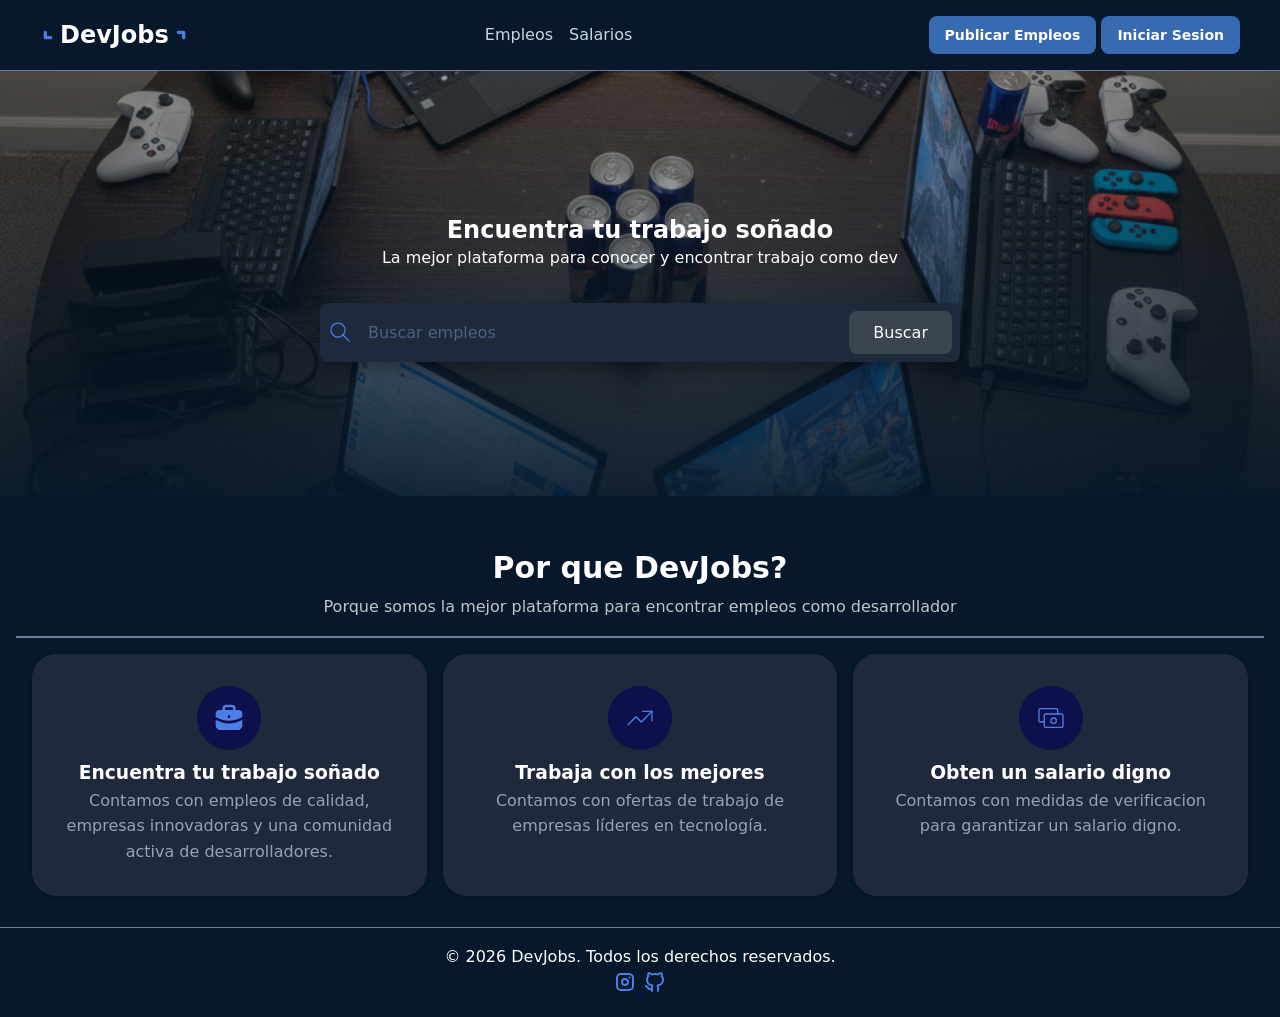
<file: index.html>
<!DOCTYPE html>
<html lang="es">

<head>
    <meta charset="UTF-8">
    <meta name="viewport" content="width=device-width, initial-scale=1.0">
    <title>DevJobs</title>
    <meta name="theme-color" content="#081d4d">
    <meta property="og:title" content="DevJobs - Encuentra tu trabajo soñado">
    <meta property="og:description" content="La mejor plataforma para encontrar empleos como desarrollador">
    <meta property="og:image" content="./fondo.png">
    <meta property="og:url" content="https://devjobs.com">
    <meta name="twitter:card" content="summary_large_image">
    <meta name="twitter:title" content="DevJobs - Encuentra tu trabajo soñado">
    <meta name="twitter:description" content="La mejor plataforma para encontrar empleos como desarrollador">
    <meta name="twitter:image" content="./fondo.png">

    <link rel="alternate" href="https://devjobs.com/es" hreflang="es-COL" />
    <link rel="icon" type="image/png" href="./logo.png">
    <link rel="canonical" href="https://devjobs.com" />
    <link rel="stylesheet" href="./estilos.css">
</head>

<body>
    <header>

        <h1>
            <svg xmlns="http://www.w3.org/2000/svg" width="24" height="24" viewBox="0 0 24 24" fill="none"
                stroke="#4b7fe7" stroke-width="5" stroke-linecap="round" stroke-linejoin="round"
                class="icon icon-tabler icons-tabler-outline icon-tabler-chevron-down-left">
                <path stroke="none" d="M0 0h24v24H0z" fill="none" />
                <path d="M8 8v8h8" />
            </svg>
            DevJobs
            <svg xmlns="http://www.w3.org/2000/svg" width="24" height="24" viewBox="0 0 24 24" fill="none"
                stroke="#4b7fe7" stroke-width="5" stroke-linecap="round" stroke-linejoin="round"
                class="icon icon-tabler icons-tabler-outline icon-tabler-chevron-up-right">
                <path stroke="none" d="M0 0h24v24H0z" fill="none" />
                <path d="M8 8h8v8" />
            </svg>
        </h1>

        <nav>
            <a href="busqueda.html" target="_self">Empleos</a>
            <a href="" target="_self">Salarios</a>
        </nav>
        <div>
            <a href="">Publicar Empleos</a>
            <a href="iniciosesion.html">Iniciar Sesion</a>
        </div>
    </header>
    <main>
        <section>
            <img src=" ./fondo.png" alt="coworking background made with gemini" width="170" />
            <h1>Encuentra tu trabajo soñado</h1>
            <p>La mejor plataforma para conocer y encontrar trabajo como dev</p>
            <form role="search">
                <div> <svg xmlns="http://www.w3.org/2000/svg" width="24" height="24" viewBox="0 0 24 24" fill="none"
                        stroke="#4b7fe7" stroke-width="1.25" stroke-linecap="round" stroke-linejoin="round"
                        class="icon icon-tabler icons-tabler-outline icon-tabler-search">
                        <path stroke="none" d="M0 0h24v24H0z" fill="none" />
                        <path d="M3 10a7 7 0 1 0 14 0a7 7 0 1 0 -14 0" />
                        <path d="M21 21l-6 -6" />
                    </svg>
                    <input required type="text" placeholder="Buscar empleos" />
                    <button type="submit">Buscar</button>
                </div>
            </form>
        </section>

        <section>
            <header>
                <h2>Por que DevJobs?</h2>
                <p>Porque somos la mejor plataforma para encontrar empleos como desarrollador</p>
            </header>
            <footer>
                <article>
                    <svg xmlns="http://www.w3.org/2000/svg" width="24" height="24" viewBox="0 0 24 24" fill="#4b7fe7"
                        class="icon icon-tabler icons-tabler-filled icon-tabler-briefcase">
                        <path stroke="none" d="M0 0h24v24H0z" fill="none" />
                        <path
                            d="M22 13.478v4.522a3 3 0 0 1 -3 3h-14a3 3 0 0 1 -3 -3v-4.522l.553 .277a20.999 20.999 0 0 0 18.897 -.002l.55 -.275zm-8 -11.478a3 3 0 0 1 3 3v1h2a3 3 0 0 1 3 3v2.242l-1.447 .724a19.002 19.002 0 0 1 -16.726 .186l-.647 -.32l-1.18 -.59v-2.242a3 3 0 0 1 3 -3h2v-1a3 3 0 0 1 3 -3h4zm-2 8a1 1 0 0 0 -1 1a1 1 0 1 0 2 .01c0 -.562 -.448 -1.01 -1 -1.01zm2 -6h-4a1 1 0 0 0 -1 1v1h6v-1a1 1 0 0 0 -1 -1z" />
                    </svg>
                    <h3>Encuentra tu trabajo soñado</h3>
                    <p>Contamos con empleos de calidad, empresas innovadoras y una comunidad activa de desarrolladores.
                    </p>
                </article>

                <article>
                    <svg xmlns="http://www.w3.org/2000/svg" width="24" height="24" viewBox="0 0 24 24" fill="none"
                        stroke="#4b7fe7" stroke-width="1" stroke-linecap="round" stroke-linejoin="round"
                        class="icon icon-tabler icons-tabler-outline icon-tabler-trending-up">
                        <path stroke="none" d="M0 0h24v24H0z" fill="none" />
                        <path d="M3 17l6 -6l4 4l8 -8" />
                        <path d="M14 7l7 0l0 7" />
                    </svg>
                    <h3>Trabaja con los mejores</h3>
                    <p>Contamos con ofertas de trabajo de empresas líderes en tecnología.</p>
                </article>

                <article>
                    <svg xmlns="http://www.w3.org/2000/svg" width="24" height="24" viewBox="0 0 24 24" fill="none"
                        stroke="#4b7fe7" stroke-width="1" stroke-linecap="round" stroke-linejoin="round"
                        class="icon icon-tabler icons-tabler-outline icon-tabler-cash">
                        <path stroke="none" d="M0 0h24v24H0z" fill="none" />
                        <path d="M7 15h-3a1 1 0 0 1 -1 -1v-8a1 1 0 0 1 1 -1h12a1 1 0 0 1 1 1v3" />
                        <path d="M7 10a1 1 0 0 1 1 -1h12a1 1 0 0 1 1 1v8a1 1 0 0 1 -1 1h-12a1 1 0 0 1 -1 -1l0 -8" />
                        <path d="M12 14a2 2 0 1 0 4 0a2 2 0 0 0 -4 0" />
                    </svg>
                    <h3>Obten un salario digno</h3>
                    <p>Contamos con medidas de verificacion para garantizar un salario digno.</p>
                </article>
            </footer>
        </section>
    </main>

    <footer>
        <p>&copy; 2026 DevJobs. Todos los derechos reservados.</p>

        <a href="https://www.instagram.com/yeid3r/"> <svg xmlns="http://www.w3.org/2000/svg" width="24" height="24"
                viewBox="0 0 24 24" fill="none" stroke="#4b7fe7" stroke-width="2" stroke-linecap="round"
                stroke-linejoin="round" class="icon icon-tabler icons-tabler-outline icon-tabler-brand-instagram">
                <path stroke="none" d="M0 0h24v24H0z" fill="none" />
                <path d="M4 8a4 4 0 0 1 4 -4h8a4 4 0 0 1 4 4v8a4 4 0 0 1 -4 4h-8a4 4 0 0 1 -4 -4l0 -8" />
                <path d="M9 12a3 3 0 1 0 6 0a3 3 0 0 0 -6 0" />
                <path d="M16.5 7.5v.01" />
            </svg> </a>
        <a href="https://github.com/ch0p1" class="href"><svg xmlns="http://www.w3.org/2000/svg" width="24" height="24" viewBox="0 0 24 24" fill="none" stroke="#4b7fe7" stroke-width="2" stroke-linecap="round" stroke-linejoin="round" class="icon icon-tabler icons-tabler-outline icon-tabler-brand-github"><path stroke="none" d="M0 0h24v24H0z" fill="none"/><path d="M9 19c-4.3 1.4 -4.3 -2.5 -6 -3m12 5v-3.5c0 -1 .1 -1.4 -.5 -2c2.8 -.3 5.5 -1.4 5.5 -6a4.6 4.6 0 0 0 -1.3 -3.2a4.2 4.2 0 0 0 -.1 -3.2s-1.1 -.3 -3.5 1.3a12.3 12.3 0 0 0 -6.2 0c-2.4 -1.6 -3.5 -1.3 -3.5 -1.3a4.2 4.2 0 0 0 -.1 3.2a4.6 4.6 0 0 0 -1.3 3.2c0 4.6 2.7 5.7 5.5 6c-.6 .6 -.6 1.2 -.5 2v3.5" /></svg></a>
    </footer>
</body>

</html>
</file>
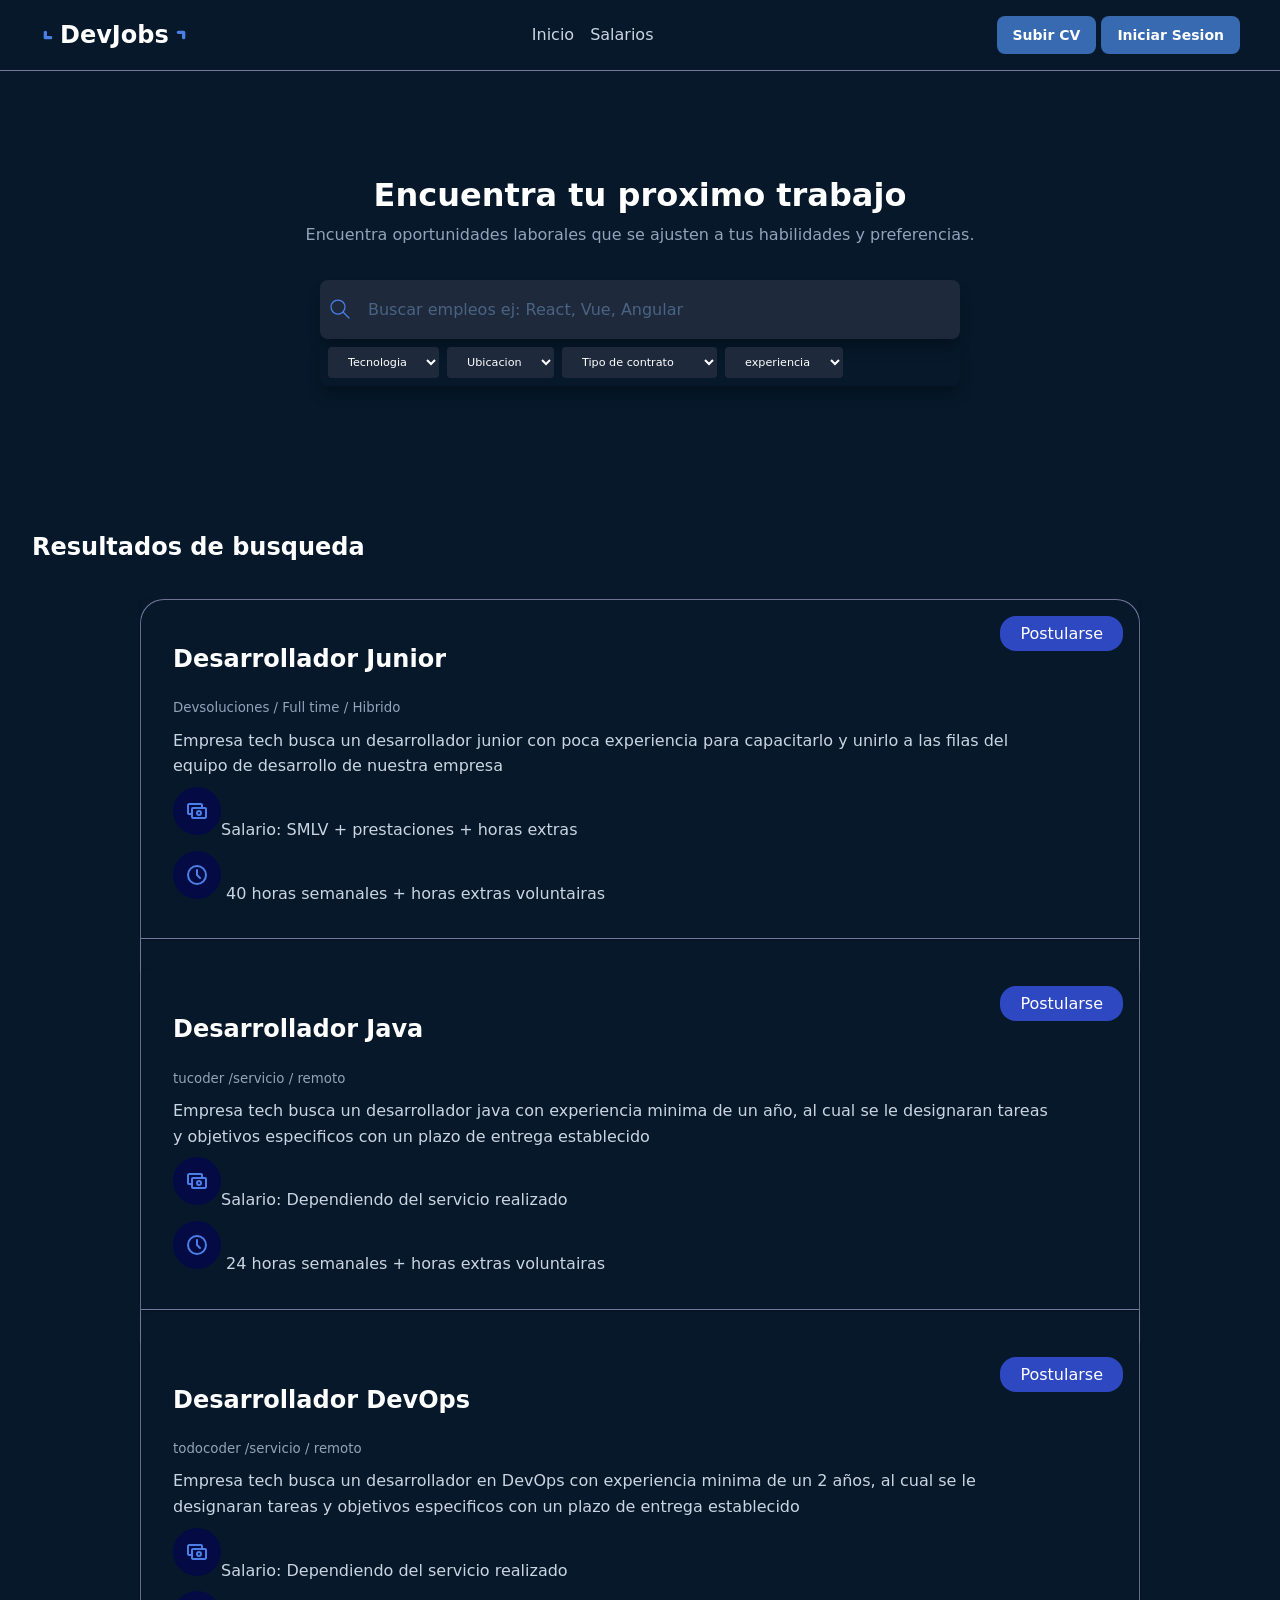
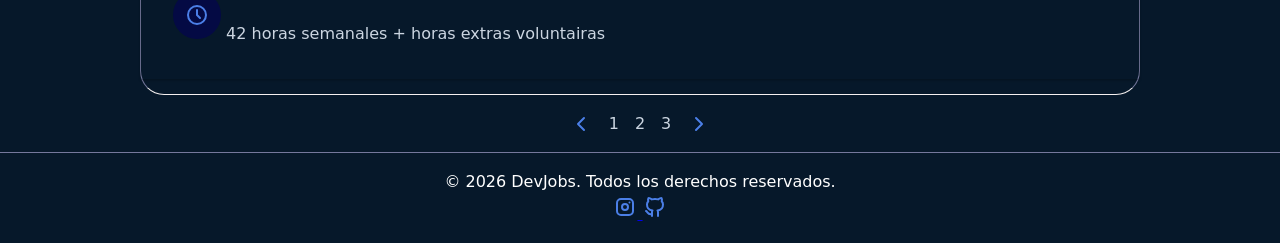
<file: busqueda.html>
<!DOCTYPE html>
<html lang="en">

<head>
    <meta charset="UTF-8">
    <meta name="viewport" content="width=device-width, initial-scale=1.0">
    <title>DevJobs-Empleos</title>
    <meta name="theme-color" content="#081d4d">
    <meta property="og:title" content="DevJobs - Encuentra tu trabajo soñado">
    <meta property="og:description" content="La mejor plataforma para encontrar empleos como desarrollador">
    <meta property="og:image" content="./fondo.png">
    <meta property="og:url" content="https://devjobs.com">
    <meta name="twitter:card" content="summary_large_image">
    <meta name="twitter:title" content="DevJobs - Encuentra tu trabajo soñado">
    <meta name="twitter:description" content="La mejor plataforma para encontrar empleos como desarrollador">
    <meta name="twitter:image" content="./fondo.png">
    <link rel="stylesheet" href="./estilos.css">
    <link rel="alternate" href="https://devjobs.com/es" hreflang="es-COL" />
    <link rel="icon" type="image/png" href="./logo.png">
    <link rel="canonical" href="https://devjobs.com" />
    <script type="module" src="./interaccion.js"></script>

<body>
    <header>
        <h1>
            <svg xmlns="http://www.w3.org/2000/svg" width="24" height="24" viewBox="0 0 24 24" fill="none"
                stroke="#4b7fe7" stroke-width="5" stroke-linecap="round" stroke-linejoin="round"
                class="icon icon-tabler icons-tabler-outline icon-tabler-chevron-down-left">
                <path stroke="none" d="M0 0h24v24H0z" fill="none" />
                <path d="M8 8v8h8" />
            </svg>
            DevJobs
            <svg xmlns="http://www.w3.org/2000/svg" width="24" height="24" viewBox="0 0 24 24" fill="none"
                stroke="#4b7fe7" stroke-width="5" stroke-linecap="round" stroke-linejoin="round"
                class="icon icon-tabler icons-tabler-outline icon-tabler-chevron-up-right">
                <path stroke="none" d="M0 0h24v24H0z" fill="none" />
                <path d="M8 8h8v8" />
            </svg>
        </h1>
        <nav>
            <a href="index.html" target="_self">Inicio</a>
            <a href="" target="_self">Salarios</a>
        </nav>
        <div>
            <a href="">Subir CV</a>
            <a href="iniciosesion.html">Iniciar Sesion</a>
        </div>
    </header>
    <main>
        <section class="job-search">
            <h1>Encuentra tu proximo trabajo</h1>
            <p>Encuentra oportunidades laborales que se ajusten a tus habilidades y preferencias.</p>
            <form role="search">
                <div>
                    <svg xmlns="http://www.w3.org/2000/svg" width="24" height="24" viewBox="0 0 24 24" fill="none"
                        stroke="#4b7fe7" stroke-width="1.25" stroke-linecap="round" stroke-linejoin="round"
                        class="icon icon-tabler icons-tabler-outline icon-tabler-search">
                        <path stroke="none" d="M0 0h24v24H0z" fill="none" />
                        <path d="M3 10a7 7 0 1 0 14 0a7 7 0 1 0 -14 0" />
                        <path d="M21 21l-6 -6" />
                    </svg>
                    <input required type="text" placeholder="Buscar empleos ej: React, Vue, Angular" />
                </div>

                <div class="filters">
                    <select name="Tecnologia" id="filtro-tecnologia">
                        <option value="">Tecnologia</option>
                        <option value="css">css</option>
                        <option value="html">html</option>
                        <option value="javascript">javascript</option>
                    </select>
                    <select name="Ubicacion" id="filtro-ubicacion">
                        <option value="">Ubicacion</option>
                        <option value="Cali">Cali</option>
                        <option value="Medellin">Medellin</option>
                        <option value="Bogota">Bogota</option>
                        <option value="Remoto">Remoto</option>
                    </select>
                    <select name="Tipo de contrato" id="filtro-tipocontrato">
                        <option value="">Tipo de contrato</option>
                        <option value="servicio">servicio</option>
                        <option value="termino definido">termino definido</option>
                        <option value="termino indefinido">termino indefinido</option>
                    </select>
                    <select name="Nivel de experiencia" id="filtro-experiencia">
                        <option value="">experiencia</option>
                        <option value="bajo">1-2 años</option>
                        <option value="medio">3-5 años</option>
                        <option value="alto">+5 años</option>
                    </select>
                </div>
            </form>
        </section>
        <h2 id="busqueda"> Resultados de busqueda </h2>
        <section class="Resultados">

            <article>
                <div class="resultos-trabajo" id="oferta1">
                    <h2>Desarrollador Junior</h2>
                    <small> Devsoluciones / Full time / Hibrido</small>

                    <p> Empresa tech busca un desarrollador junior con poca experiencia para capacitarlo y
                        unirlo
                        a
                        las
                        filas del equipo de desarrollo de nuestra empresa</p>
                    <p><svg xmlns="http://www.w3.org/2000/svg" width="24" height="24" viewBox="0 0 24 24" fill="none"
                            stroke="#4b7fe7" stroke-width="2" stroke-linecap="round" stroke-linejoin="round"
                            class="icon icon-tabler icons-tabler-outline icon-tabler-cash">
                            <path stroke="none" d="M0 0h24v24H0z" fill="none" />
                            <path d="M7 15h-3a1 1 0 0 1 -1 -1v-8a1 1 0 0 1 1 -1h12a1 1 0 0 1 1 1v3" />
                            <path d="M7 10a1 1 0 0 1 1 -1h12a1 1 0 0 1 1 1v8a1 1 0 0 1 -1 1h-12a1 1 0 0 1 -1 -1l0 -8" />
                            <path d="M12 14a2 2 0 1 0 4 0a2 2 0 0 0 -4 0" />
                        </svg>Salario: SMLV + prestaciones + horas extras</p>
                    <p><svg xmlns="http://www.w3.org/2000/svg" width="24" height="24" viewBox="0 0 24 24" fill="none"
                            stroke="#4b7fe7" stroke-width="2" stroke-linecap="round" stroke-linejoin="round"
                            class="icon icon-tabler icons-tabler-outline icon-tabler-clock">
                            <path stroke="none" d="M0 0h24v24H0z" fill="none" />
                            <path d="M3 12a9 9 0 1 0 18 0a9 9 0 0 0 -18 0" />
                            <path d="M12 7v5l3 3" />
                        </svg> 40 horas semanales + horas extras voluntairas</p>
                    <button class="button-apply-job" id="job-1">Postularse</button>
                </div>

            </article>

            <article>
                <div class="resultos-trabajo" id="oferta2">
                    <h2>Desarrollador Java</h2>
                    <small>tucoder /servicio / remoto</small>
                    <p> Empresa tech busca un desarrollador java con experiencia minima de un año, al cual se le
                        designaran
                        tareas y objetivos especificos con un plazo de entrega establecido</p>
                    <p><svg xmlns="http://www.w3.org/2000/svg" width="24" height="24" viewBox="0 0 24 24" fill="none"
                            stroke="#4b7fe7" stroke-width="2" stroke-linecap="round" stroke-linejoin="round"
                            class="icon icon-tabler icons-tabler-outline icon-tabler-cash">
                            <path stroke="none" d="M0 0h24v24H0z" fill="none" />
                            <path d="M7 15h-3a1 1 0 0 1 -1 -1v-8a1 1 0 0 1 1 -1h12a1 1 0 0 1 1 1v3" />
                            <path d="M7 10a1 1 0 0 1 1 -1h12a1 1 0 0 1 1 1v8a1 1 0 0 1 -1 1h-12a1 1 0 0 1 -1 -1l0 -8" />
                            <path d="M12 14a2 2 0 1 0 4 0a2 2 0 0 0 -4 0" />
                        </svg>Salario: Dependiendo del servicio realizado</p>
                    <p><svg xmlns="http://www.w3.org/2000/svg" width="24" height="24" viewBox="0 0 24 24" fill="none"
                            stroke="#4b7fe7" stroke-width="2" stroke-linecap="round" stroke-linejoin="round"
                            class="icon icon-tabler icons-tabler-outline icon-tabler-clock">
                            <path stroke="none" d="M0 0h24v24H0z" fill="none" />
                            <path d="M3 12a9 9 0 1 0 18 0a9 9 0 0 0 -18 0" />
                            <path d="M12 7v5l3 3" />
                        </svg> 24 horas semanales + horas extras voluntairas</p>
                    <button class="button-apply-job">Postularse</button>
                </div>

            </article>
            <article>
                <div class="resultos-trabajo" id="oferta3">
                    <h2>Desarrollador DevOps</h2>
                    <small>todocoder /servicio / remoto</small>
                    <p> Empresa tech busca un desarrollador en DevOps con experiencia minima de un 2 años, al cual se le
                        designaran
                        tareas y objetivos especificos con un plazo de entrega establecido</p>
                    <p><svg xmlns="http://www.w3.org/2000/svg" width="24" height="24" viewBox="0 0 24 24" fill="none"
                            stroke="#4b7fe7" stroke-width="2" stroke-linecap="round" stroke-linejoin="round"
                            class="icon icon-tabler icons-tabler-outline icon-tabler-cash">
                            <path stroke="none" d="M0 0h24v24H0z" fill="none" />
                            <path d="M7 15h-3a1 1 0 0 1 -1 -1v-8a1 1 0 0 1 1 -1h12a1 1 0 0 1 1 1v3" />
                            <path d="M7 10a1 1 0 0 1 1 -1h12a1 1 0 0 1 1 1v8a1 1 0 0 1 -1 1h-12a1 1 0 0 1 -1 -1l0 -8" />
                            <path d="M12 14a2 2 0 1 0 4 0a2 2 0 0 0 -4 0" />
                        </svg>Salario: Dependiendo del servicio realizado</p>
                    <p><svg xmlns="http://www.w3.org/2000/svg" width="24" height="24" viewBox="0 0 24 24" fill="none"
                            stroke="#4b7fe7" stroke-width="2" stroke-linecap="round" stroke-linejoin="round"
                            class="icon icon-tabler icons-tabler-outline icon-tabler-clock">
                            <path stroke="none" d="M0 0h24v24H0z" fill="none" />
                            <path d="M3 12a9 9 0 1 0 18 0a9 9 0 0 0 -18 0" />
                            <path d="M12 7v5l3 3" />
                        </svg> 42 horas semanales + horas extras voluntairas</p>
                    <button class="button-apply-job">Postularse</button>
                </div>
            </article>
        </section>
        <nav class="pestañas">

            <a href="#"><svg xmlns="http://www.w3.org/2000/svg" width="24" height="24" viewBox="0 0 24 24" fill="none"
                    stroke="#4b7fe7" stroke-width="2" stroke-linecap="round" stroke-linejoin="round"
                    class="icon icon-tabler icons-tabler-outline icon-tabler-chevron-left">
                    <path stroke="none" d="M0 0h24v24H0z" fill="none" />
                    <path d="M15 6l-6 6l6 6" />
                </svg></a>
            <a href="#">1</a>
            <a href="#">2</a>
            <a href="#">3</a>
            <a href="#"><svg xmlns="http://www.w3.org/2000/svg" width="24" height="24" viewBox="0 0 24 24" fill="none"
                    stroke="#4b7fe7" stroke-width="2" stroke-linecap="round" stroke-linejoin="round"
                    class="icon icon-tabler icons-tabler-outline icon-tabler-chevron-right">
                    <path stroke="none" d="M0 0h24v24H0z" fill="none" />
                    <path d="M9 6l6 6l-6 6" />
                </svg></a>
        </nav>

        <section class="modal">
            <div class="modal_container">
                <h2 class="modal_h2">Desarrollador DevOps</h2>
                <a id="ventana" href="#" class="modal_cerrar"><svg xmlns="http://www.w3.org/2000/svg" width="24"
                        height="24" viewBox="0 0 24 24" fill="none" stroke="#4b7fe7" stroke-width="2"
                        stroke-linecap="round" stroke-linejoin="round"
                        class="icon icon-tabler icons-tabler-outline icon-tabler-x">
                        <path stroke="none" d="M0 0h24v24H0z" fill="none" />
                        <path d="M18 6l-12 12" />
                        <path d="M6 6l12 12" />
                    </svg></a>
                <small>todocoder /servicio / remoto</small>
                <h3>Descricion del puesto</h3>
                <p class="modal_descripcion"> Se requiere desarrollador <i><strong> DevOps</strong></i> con mi­nimo
                    <i><strong>2
                            años</strong></i>
                    de experiencia
                    para contrato por
                    <i><strong>prestacion de servicios</strong> </i> en modalidad <i><strong>remota</strong></i>. Perfil
                    autonomo,
                    orientado a resultados, con pensamiento anali­tico, capacidad de documentacion tecnica, comunicacion
                    efectiva, enfoque en mejora continua y dominio de buenas practicas en automatizacion, integracion y
                    cultura colaborativa.
                </p>
                <h3>Responsabilidades</h3>
                <p><svg xmlns="http://www.w3.org/2000/svg" width="24" height="24" viewBox="0 0 24 24" fill="none"
                        stroke="#4b7fe7" stroke-width="2" stroke-linecap="round" stroke-linejoin="round"
                        class="icon icon-tabler icons-tabler-outline icon-tabler-check">
                        <path stroke="none" d="M0 0h24v24H0z" fill="none" />
                        <path d="M5 12l5 5l10 -10" />
                    </svg>Salario: Dependiendo del servicio realizado</p>
                <p><svg xmlns="http://www.w3.org/2000/svg" width="24" height="24" viewBox="0 0 24 24" fill="none"
                        stroke="#4b7fe7" stroke-width="2" stroke-linecap="round" stroke-linejoin="round"
                        class="icon icon-tabler icons-tabler-outline icon-tabler-check">
                        <path stroke="none" d="M0 0h24v24H0z" fill="none" />
                        <path d="M5 12l5 5l10 -10" />
                    </svg>Salario: Dependiendo del servicio realizado</p>
                <p><svg xmlns="http://www.w3.org/2000/svg" width="24" height="24" viewBox="0 0 24 24" fill="none"
                        stroke="#4b7fe7" stroke-width="2" stroke-linecap="round" stroke-linejoin="round"
                        class="icon icon-tabler icons-tabler-outline icon-tabler-check">
                        <path stroke="none" d="M0 0h24v24H0z" fill="none" />
                        <path d="M5 12l5 5l10 -10" />
                    </svg>Salario: Dependiendo del servicio realizado</p>
                <h3>Requisitos</h3>
                <p><svg xmlns="http://www.w3.org/2000/svg" width="24" height="24" viewBox="0 0 24 24" fill="none"
                        stroke="#4b7fe7" stroke-width="2" stroke-linecap="round" stroke-linejoin="round"
                        class="icon icon-tabler icons-tabler-outline icon-tabler-check">
                        <path stroke="none" d="M0 0h24v24H0z" fill="none" />
                        <path d="M5 12l5 5l10 -10" />
                    </svg> 42 horas semanales + horas extras voluntairas</p>
                <p><svg xmlns="http://www.w3.org/2000/svg" width="24" height="24" viewBox="0 0 24 24" fill="none"
                        stroke="#4b7fe7" stroke-width="2" stroke-linecap="round" stroke-linejoin="round"
                        class="icon icon-tabler icons-tabler-outline icon-tabler-check">
                        <path stroke="none" d="M0 0h24v24H0z" fill="none" />
                        <path d="M5 12l5 5l10 -10" />
                    </svg> 42 horas semanales + horas extras voluntairas</p>
                <p><svg xmlns="http://www.w3.org/2000/svg" width="24" height="24" viewBox="0 0 24 24" fill="none"
                        stroke="#4b7fe7" stroke-width="2" stroke-linecap="round" stroke-linejoin="round"
                        class="icon icon-tabler icons-tabler-outline icon-tabler-check">
                        <path stroke="none" d="M0 0h24v24H0z" fill="none" />
                        <path d="M5 12l5 5l10 -10" />
                    </svg> 42 horas semanales + horas extras voluntairas</p>
                <h3>Sobre la empresa</h3>
                <p class="parrafo_modal_empresa">Todocoder es una empresa tecnolÃ³gica enfocada en el desarrollo de
                    soluciones
                    digitales
                    innovadoras
                    para clientes nacionales e internacionales. Se caracteriza por su cultura colaborativa, enfoque en
                    calidad, adopciÃ³n de metodologÃ­as Ã¡giles y compromiso con el crecimiento profesional de su
                    equipo.
                </p>
            </div>
        </section>
        <footer>
            <p>&copy; 2026 DevJobs. Todos los derechos reservados.</p>
            <a href="https://www.instagram.com/yeid3r/"> <svg xmlns="http://www.w3.org/2000/svg" width="24" height="24"
                    viewBox="0 0 24 24" fill="none" stroke="#4b7fe7" stroke-width="2" stroke-linecap="round"
                    stroke-linejoin="round" class="icon icon-tabler icons-tabler-outline icon-tabler-brand-instagram">
                    <path stroke="none" d="M0 0h24v24H0z" fill="none" />
                    <path d="M4 8a4 4 0 0 1 4 -4h8a4 4 0 0 1 4 4v8a4 4 0 0 1 -4 4h-8a4 4 0 0 1 -4 -4l0 -8" />
                    <path d="M9 12a3 3 0 1 0 6 0a3 3 0 0 0 -6 0" />
                    <path d="M16.5 7.5v.01" />
                </svg> </a>
            <a href="https://github.com/ch0p1" class="href"><svg xmlns="http://www.w3.org/2000/svg" width="24"
                    height="24" viewBox="0 0 24 24" fill="none" stroke="#4b7fe7" stroke-width="2" stroke-linecap="round"
                    stroke-linejoin="round" class="icon icon-tabler icons-tabler-outline icon-tabler-brand-github">
                    <path stroke="none" d="M0 0h24v24H0z" fill="none" />
                    <path
                        d="M9 19c-4.3 1.4 -4.3 -2.5 -6 -3m12 5v-3.5c0 -1 .1 -1.4 -.5 -2c2.8 -.3 5.5 -1.4 5.5 -6a4.6 4.6 0 0 0 -1.3 -3.2a4.2 4.2 0 0 0 -.1 -3.2s-1.1 -.3 -3.5 1.3a12.3 12.3 0 0 0 -6.2 0c-2.4 -1.6 -3.5 -1.3 -3.5 -1.3a4.2 4.2 0 0 0 -.1 3.2a4.6 4.6 0 0 0 -1.3 3.2c0 4.6 2.7 5.7 5.5 6c-.6 .6 -.6 1.2 -.5 2v3.5" />
                </svg></a>

        </footer>
    </main>
</body>

</html>
</file>
<file: estilos.css>
* {
    margin: 0;
    padding: 0;
    box-sizing: border-box;
}

:root {
    --primary: #3b4550;
    --primary-dark: #0a3d66;
    --primary-hover: #80b9f1;
    --primary-light: #09f;
    --background: #06182a;
    --text-primary: #ffffff;
    --text-secondary: #cbd5e1;
    --text-muted: #94a3b8;
    --border: rgb(117, 120, 156);
    --card-bg: #1e293b;
    --shadow: rgba(0, 0, 0, 0.3);
    --input-bg: #1e293b;
    --hsla-example: hsla(210, 100%, 56%, 1);
    --footer-bg: #071c55;
}



@font-face {
    font-family: 'Inter Variable';
    font-style: normal;
    font-display: swap;
    font-weight: 100 900;
    src: url(https://cdn.jsdelivr.net/fontsource/fonts/inter:vf@latest/latin-wght-normal.woff2) format('woff2-variations');
    unicode-range: U+0000-00FF, U+0131, U+0152-0153, U+02BB-02BC, U+02C6, U+02DA, U+02DC, U+0304, U+0308, U+0329, U+2000-206F, U+20AC, U+2122, U+2191, U+2193, U+2212, U+2215, U+FEFF, U+FFFD;
}


body {
    font-family: system-ui;
    background-color: var(--background);
    color: var(--text-primary);
    min-height: 100vh;
    display: flex;
    flex-direction: column;
    line-height: 1.6;
}


/* Títulos principales */
h1 {
    font-size: 1.5rem;
    line-height: 1.2;
    text-wrap: balance;
    display: flex;
    align-items: center;
    gap: 0.25rem;

    svg {
        width: 1rem;
        height: 1rem;
        color: var(--primary-light);
        padding: 0;
    }
}

h1+p {
    text-wrap: balance;
    margin-bottom: 2rem
}

/* Header */
header {
    border-bottom: 1px solid var(--border);
    background: var(--background);
    padding: 1rem 2.5rem;
    display: flex;
    align-items: center;
    justify-content: space-between;
    gap: 1rem;

    h2 {
        font-size: 2rem;
        font-weight: 750;
        color: var(--text-primary);
    }

    svg {
        height: 1rem;
        color: var(--primary-light);
        padding: 0;
        justify-content: center;
    }
}

/* Navegación del header a otras páginas */
nav {
    align-items: center;
    gap: 1rem;
    display: flex;

    a {
        text-decoration: none;
        color: var(--text-secondary);
        transition: color 0.2s;
        font-weight: 500;

        &:hover,
        &:focus {
            color: var(--primary);
            outline: none;
        }
    }
}

/* Botones del Header */
header div a {
    padding: 0.5rem 1rem;
    border-radius: 0.5rem;
    background-color: #376ab1;
    color: var(--text-primary);
    display: inline-block;
    font-size: 0.875rem;
    font-weight: 700;
    text-decoration: none;

    /* TODO */
    &:hover,
    /* pseudo-clase que significa que el ratón está encima */
    &:focus {
        /* pseudo-clase que significa que el elemento tiene el foco */
        background-color: var(--primary-hover);
        outline: 2px solid rgb(29, 154, 226);
        outline-offset: 2px;
    }

    &:active {
        transform: scale(0.90)
    }

    &:disabled {
        opacity: .5;
        pointer-events: none;
    }
}

/* Hero */
main>section:nth-child(1) {
    height: 425px;
    text-align: center;
    display: flex;
    flex-direction: column;
    justify-content: center;
    align-items: center;

    h1 {
        padding-top: 10px;
    }

    &>img {
        position: absolute;
        width: 100%;
        height: 100%;
        object-fit: cover;
        z-index: -1;
        left: 0;
        right: 0;
        mask-image: linear-gradient(to bottom, rgb(29, 40, 51) 5%, rgba(16, 25, 34, 0) 80%);
    }
}

/* Formulario de Búsqueda index*/
form {
    max-width: 40rem;
    width: 80%;
    margin: 0 auto;
    padding-inline: 0rem;
}

form>div {
    display: flex;
    align-items: center;
    background-color: var(--input-bg);
    border-radius: 0.5rem;
    box-shadow: 0 10px 15px -3px var(--shadow);
    padding: 0.5rem;
    gap: 0.5rem;
}

form span {
    padding-left: 0.75rem;
    color: var(--text-muted);
    display: flex;
    align-items: center;
    flex-shrink: 0;
}

form input[type="text"] {
    flex: 1;
    background: transparent;
    border: none;
    outline: none;
    color: var(--text-primary);
    padding: 0.75rem 0.5rem;
    font-size: 1rem;
    font-family: inherit;
}

form input[type="text"]::placeholder {
    color: #4b6383;
}

button {
    padding: 0.75rem 1.5rem;
    border-radius: 0.5rem;
    background-color: var(--primary);
    color: rgb(255, 255, 255);
    font-weight: 400;
    border: none;
    cursor: pointer;
    transition: all 0.2s;
    font-family: inherit;
    font-size: 1rem;
    white-space: nowrap;

    &:hover,
    /* pseudo-clase que significa que el ratón está encima */
    &:focus {
        /* pseudo-clase que significa que el elemento tiene el foco */
        background-color: var(--primary-hover);
        outline: 2px solid rgb(70, 162, 185);
        outline-offset: 2px;
    }

    &:active {
        transform: scale(0.90)
    }

    &:disabled {
        opacity: .5;
        pointer-events: none;
    }
}

/* Features Section */
main>section:nth-child(2) {
    padding-inline: 1rem;
    background-color: var(--background);
    padding-top: 2rem;

    &>header {
        gap: 2px;
        flex-direction: column;

        h2 {
            margin-bottom: 0;
        }

        p {
            opacity: .75;
        }
    }

    &>div {
        max-width: 1280px;
        margin: 0 auto;
    }
}

main>section:nth-child(2) h2 {
    font-size: 1.875rem;
    font-weight: 700;
    color: var(--text-primary);
    margin-bottom: 1rem;
}

main>section:nth-child(2)>div>div:first-child>p {
    font-size: 1.125rem;
    color: var(--text-muted);
    max-width: 42rem;
    margin: 0 auto;
}

/* Grid de Features */
main>section:nth-child(2) footer {
    display: grid;
    grid-template-columns: 1fr;
    gap: 1rem;
}

@media (width >=640px) {
    main>section:nth-child(2) footer {
        grid-template-columns: 1fr 1fr 1fr;
    }
}

main>section>footer {
    background-color: var(--background);
    border-top: 1px solid var(--border);
    text-align: center;
    padding: 16px;

    small {
        color: var(--text-muted);
        font-size: 1rem;
    }
}

footer {
    background-color: var(--background);
    border-top: 1px solid var(--border);
    text-align: center;
    padding: 16px;

    small {
        color: var(--text-muted);
        font-size: 1rem;
    }

}

article {
    background-color: var(--card-bg);
    padding: 2rem;
    margin-bottom: 15px;
    border-radius: 1.5rem;
    box-shadow: 0px 1px 3px 0 var(--shadow);

    svg {
        color: var(--primary-light);
        background: rgba(4, 2, 85, 0.63);
        width: 64px;
        height: 64px;
        border-radius: 100%;
        padding: 16px;
    }

    p {
        color: var(--text-muted);
    }

    h3 {
        font-weight: 550;
    }
}

.job-search {
    margin: 0;
    padding: 0;
    padding-bottom: 1rem;

    .filters {
        border-radius: rem;
        display: flex;
        gap: .5rem;
        background: none;

        div {
            background: none;
        }

        select {
            border-radius: 0.25rem;
        }
    }

    h1 {
        font-size: 2rem;
        padding: .5rem;
    }

    div {
        border-color: var(--border);
    }

    p {
        color: var(--text-muted);
    }


    .filters>select {
        background-color: var(--input-bg);
        border: none;
        padding: 0.5rem 1rem;
        color: var(--text-primary);
        font-size: .7rem;
        font-family: inherit;
        outline: none;
        cursor: pointer;

        /* pseudo-clase que significa que el ratón está encima */
        &:hover,
        &:focus {
            /* pseudo-clase que significa que el elemento tiene el foco */
            background-color: var(--background);
            outline: 2px solid rgb(36, 45, 144);
            outline-offset: 2px;
        }

        option {

            &:hover,
            &:focus {
                /* pseudo-clase que significa que el elemento tiene el foco */
                background-color: var(--background);
                outline: 2px solid rgb(18, 185, 74);
                outline-offset: 2px;
            }
        }

    }


}

#busqueda {
    margin: 1rem;
    padding: 1rem;
}

.Resultados {
    border: 1px solid var(--border);
    border-radius: 1.5rem;
    width: 100%;
    max-width: 1000px;
    margin: 0 auto;
    justify-content: center;
    align-items: center;
    top: 0;





    border-bottom: rgb(245, 240, 240) 1px solid;
    gap: 1rem;
    display: flex;
    flex-direction: column;

    article {
        background-color: transparent;
        border: none;
        border-radius: 0;
        border-bottom: 1px solid var(--border);
    }

    article:last-child {
        border-bottom: none;
    }

    .resultos-trabajo {

        justify-content: center;
        margin: .5rem 3rem 0 0;
        align-items: center;
        justify-content: space-between;
    }

    button {
        padding: .50rem 1.25rem;
        background-color: rgb(45, 72, 192);
        color: rgb(255, 255, 255);
        font-weight: 500;

        cursor: pointer;
        transition: all 0.2s;
        font-family: inherit;
        font-size: 1rem;

        border-radius: 1rem;
        position: absolute;
        top: 1rem;
        right: 1rem;

        &:hover,
        /* pseudo-clase que significa que el ratón está encima */
        &:focus {
            /* pseudo-clase que significa que el elemento tiene el foco */
            background-color: var(--primary-light);
            outline: 2px solid rgb(93, 141, 180);
            outline-offset: 2px;
        }

        &:active {
            transform: scale(0.90)
        }

    }




    h2 {
        margin-bottom: 1rem;
        font-size: 3rem;
        font-size: 1.5rem;
    }

    svg {
        width: 48px;
        height: 48px;
        padding: 12px;
        background-color: none;
    }

    small {
        margin-top: 1rem;
        color: var(--text-muted);
    }

    p {
        margin-top: .5rem;
        color: var(--text-secondary);
    }

    article {
        position: relative;
    }




}

.pestañas {
    justify-content: center;
    margin-block: 1rem;

    a {
        display: flex;
        align-items: center;
    }
}

.modal {
    position: fixed;
    inset: 0;
    background: rgba(0, 0, 0, 0.6);
    display: flex;
    justify-content: center;
    align-items: center;
    pointer-events: none;
    opacity: 0;

    small {
        display: flex;
        color: grey;
        margin-left: 25px;
        margin-top: 0px;
    }

    .modal_container {
        width: 90%;
        max-width: 700px;
        max-height: 90vh;
        overflow-y: auto;
        padding: 2rem;
        border-radius: 12px;
        background-color: #020024;
        color: rgba(196, 225, 250, 0.842);
        border-radius: 15px;
        padding: 1rem;
        font-family: "Cascadia Code", sans-serif;
        font-optical-sizing: auto;
        font-weight: 500;
        font-style: italic;

        p {
            margin: auto;
            margin-left: 30px;
            padding-inline: 5%;
        }

        h3 {
            margin-left: 30px;
            margin-top: 50px;
            color: white;
        }

        h2 {
            margin-left: 25px;
            color: white;
            margin-bottom: 5px;
            font-size: 5vh;
        }

        a {
            position: absolute;
            top: 0;
            right: 0;
            padding: 10px;
        }
    }

    strong {
        color: rgb(250, 242, 242);
    }

    .parrafo_modal_empresa {
        margin-bottom: 100px;
    }
}

.modal_show {
    opacity: 1;
    pointer-events: auto;
}
</file>
